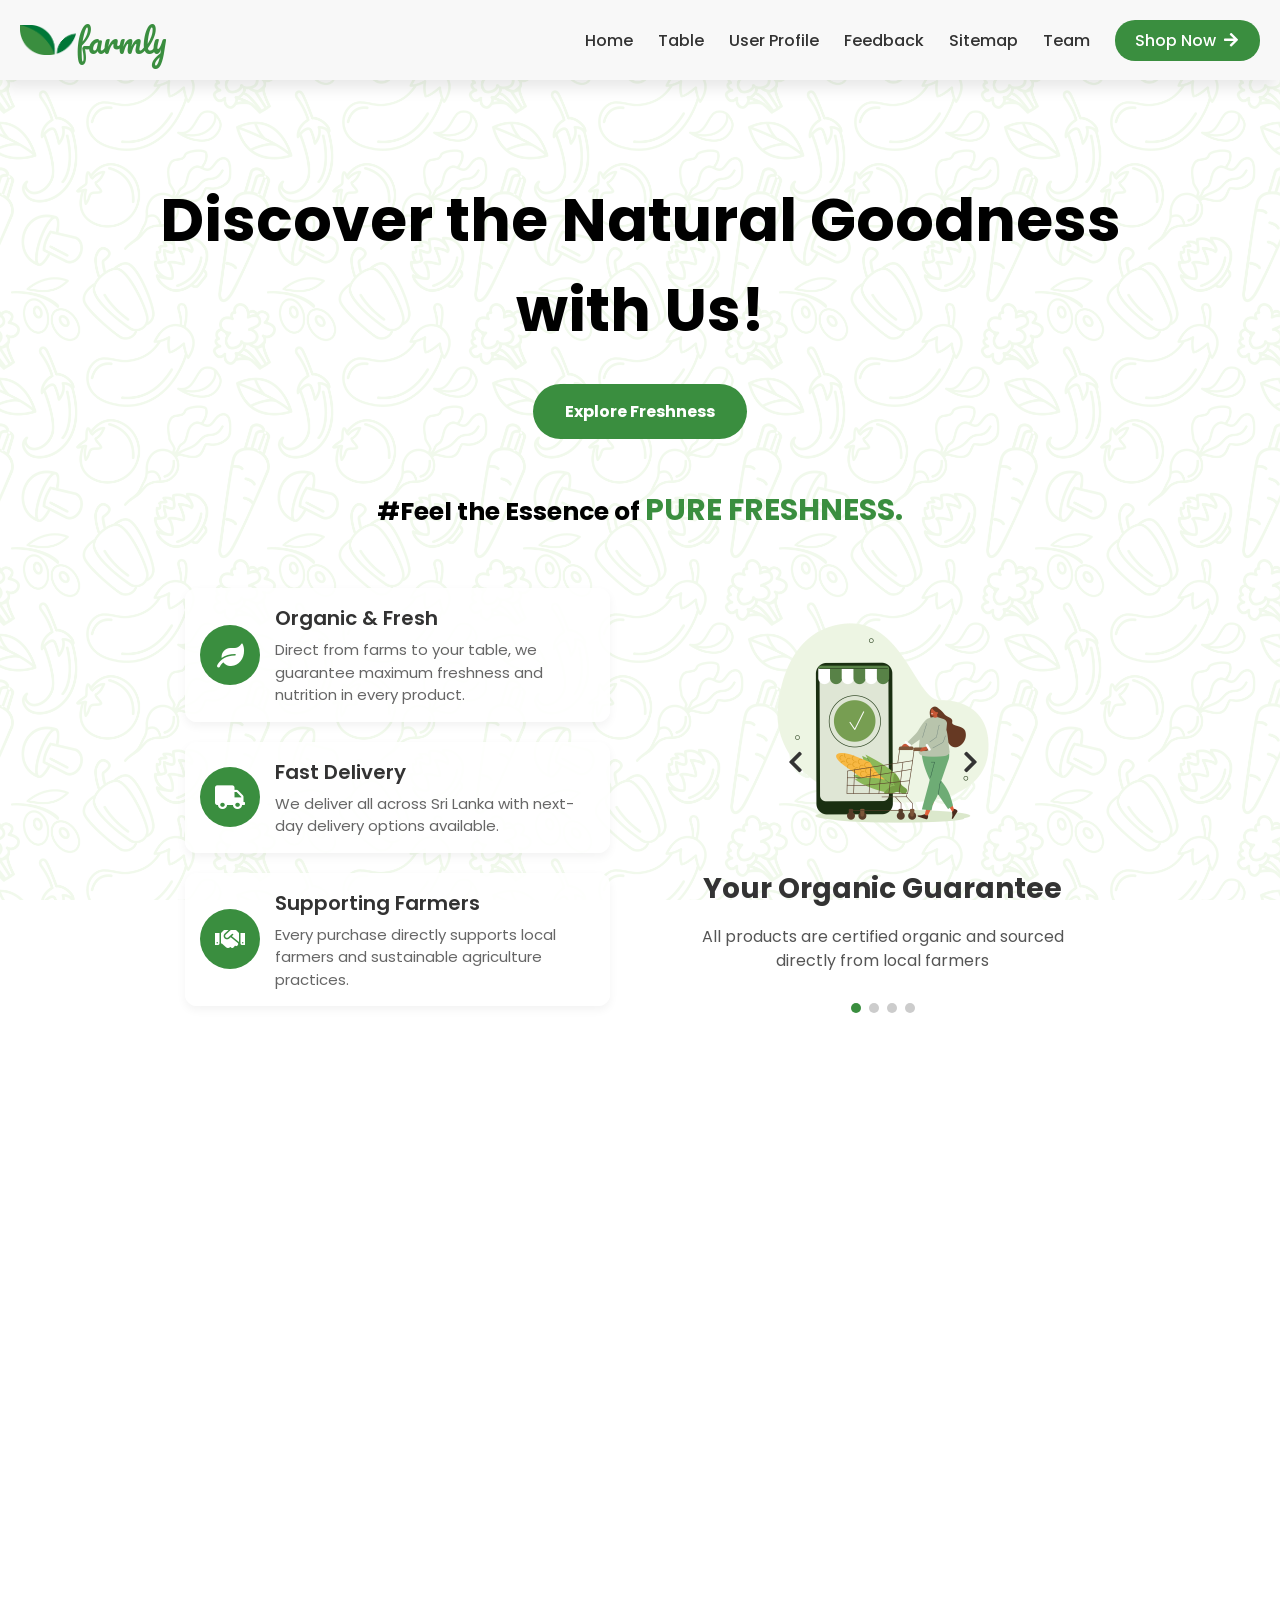
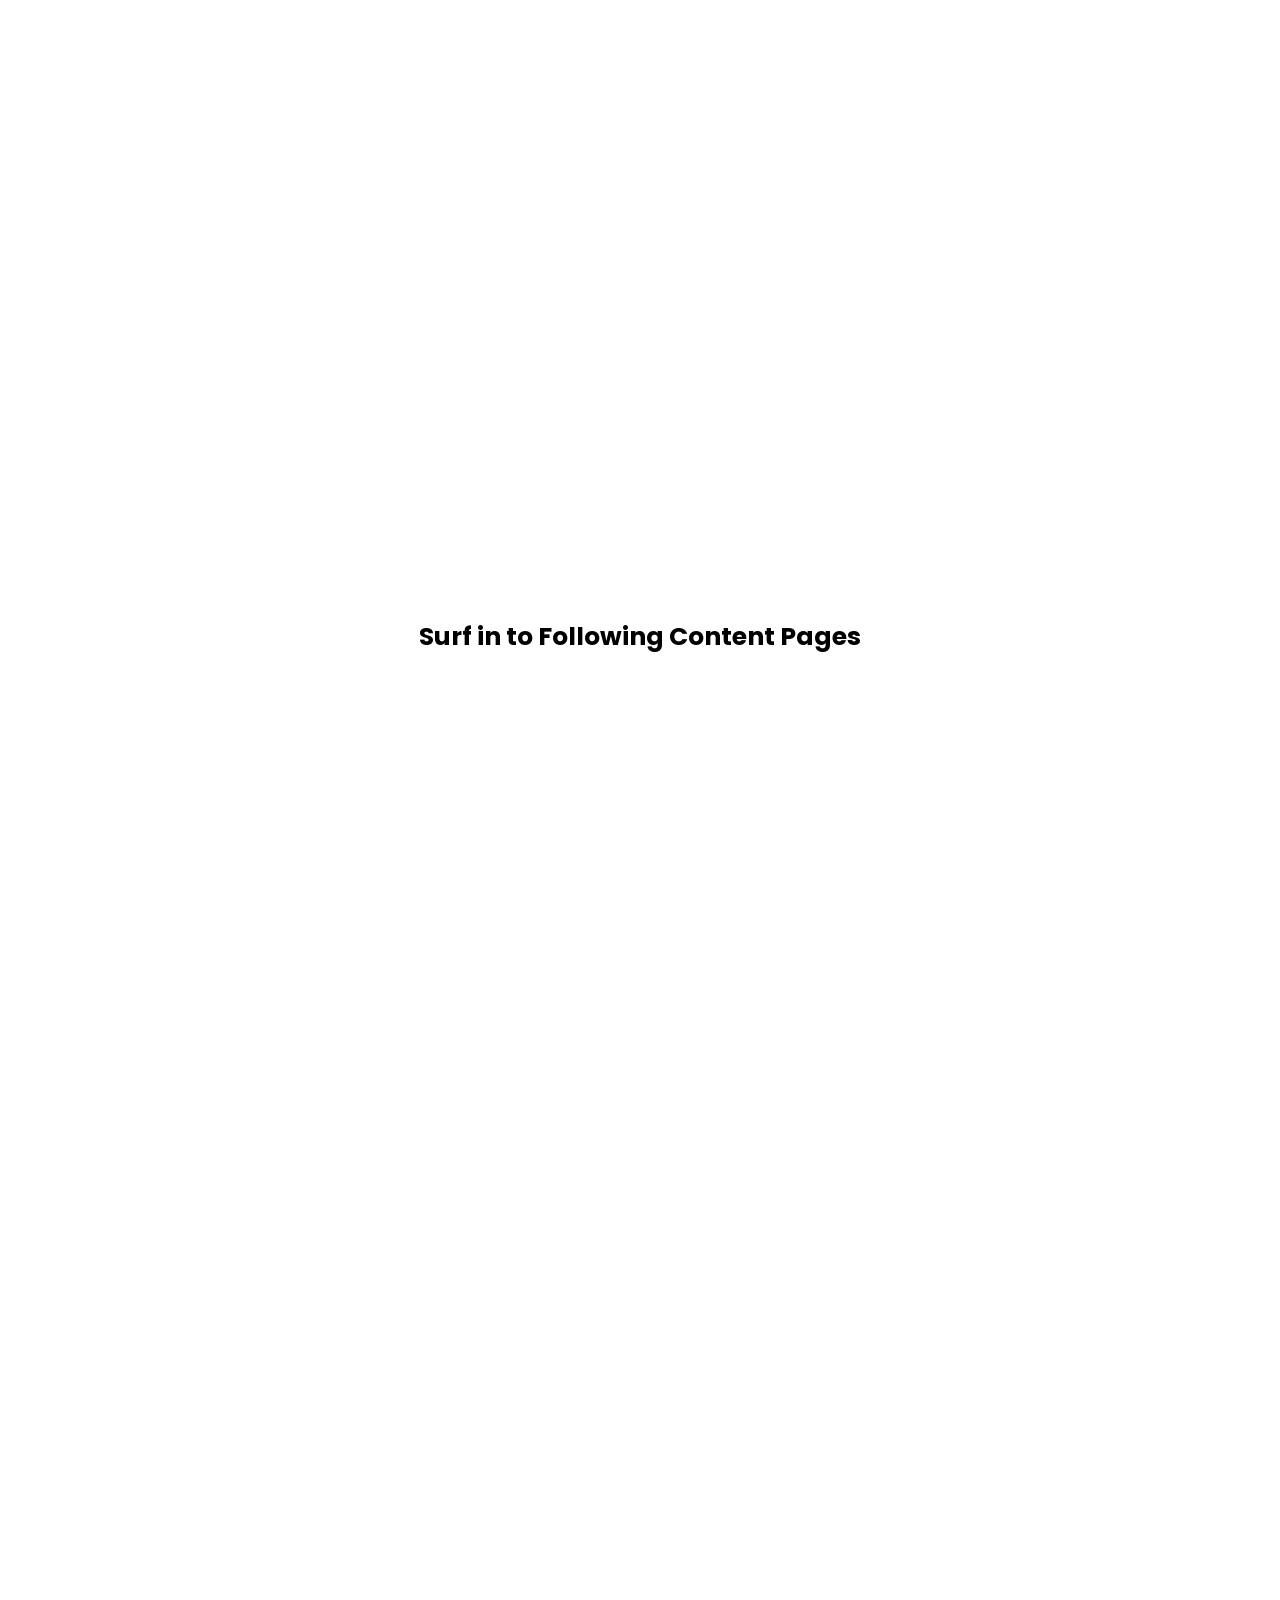
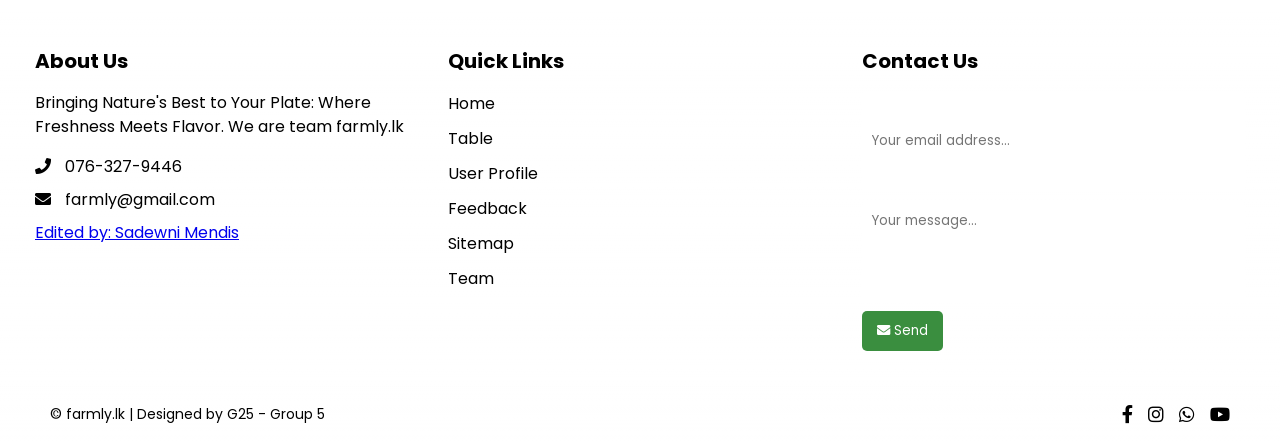
<file: index.html>
<!DOCTYPE html>
<html lang="en">
<head>
    <meta charset="UTF-8">
    <meta name="viewport" content="width=device-width, initial-scale=1.0">
    <title>farmly</title>
    <link rel="icon" type="image" href="Images/Farmly Logo Main.png"> 
    <link rel="stylesheet" href="CSS/HomePage.css">
    <link rel="stylesheet" href="https://cdnjs.cloudflare.com/ajax/libs/font-awesome/5.15.4/css/all.min.css">
    <link href="https://fonts.googleapis.com/css2?family=Poppins:wght@400;500;600&display=swap" rel="stylesheet">
</head>
<body>
    <nav class="main-nav">
        <div class="nav-container">
            <div class="nav-content">
                <a href="index.html" class="logo-link">
                    <img src="Images/Farmly Logo Main.png" alt="Logo" class="logo-image">
                    <span class="brand-first">farmly</span>
                </a>
                
                <div class="desktop-nav">
                    <a href="index.html" class="nav-item">Home</a>
                    <a href="HTML/Table.html" class="nav-item">Table</a>
                    <a href="HTML/profile.html" class="nav-item">User Profile</a>
                    <a href="HTML/Feedback.html" class="nav-item">Feedback</a>
                    <a href="HTML/Sitemap.html" class="nav-item">Sitemap</a>
                    <a href="HTML/Team.html" class="nav-item">Team</a>
                    
                    <a href="HTML/Store.html" class="shop-button">
                        <span>Shop Now</span>
                        <i class="fas fa-arrow-right"></i>
                    </a>
                </div>
                
                <button 
                    class="menu-button"
                    onclick="toggleMobileMenu()"
                    aria-label="Toggle navigation menu"
                >
                    <i id="menuIcon" class="fas fa-bars"></i>
                </button>
            </div>

            <div id="mobileMenu" class="mobile-menu">
                <div class="mobile-menu-items">
                    <a href="index.html" class="nav-item">Home</a>
                    <a href="HTML/Table.html" class="nav-item">Table</a>
                    <a href="HTML/profile.html" class="nav-item">User Profile</a>
                    <a href="HTML/Feedback.html" class="nav-item">Feedback</a>
                    <a href="HTML/Sitemap.html" class="nav-item">Sitemap</a>
                    <a href="HTML/Team.html" class="nav-item">Team</a>
                    <div class="mobile-buttons">
                        <a href="HTML/Store.html" class="shop-button">
                            <span>Shop Now</span>
                            <i class="fas fa-arrow-right"></i>
                        </a>
                    </div>
                </div>
            </div>
        </div>
    </nav>
    <div class="main-content">
    <div class="Section-1">
    <div id="hero" class="Mtext"><b>Discover the Natural Goodness with Us!</b></div>
    
    <div class="Mbutton">
        <a href="HTML/Store.html" class="button"><b>Explore Freshness</b></a>
        <div class="Stext1"><b>#Feel the Essence of <span class="highlight-green">PURE FRESHNESS.</span></b></div>

    </div>
    
    <div class="hero-section">
        <div class="leftSide">            
            <div class="feature-box">
              <div class="feature-icon">
                <i class="fas fa-leaf"></i>
              </div>
              <div class="feature-text">
                <h3>Organic & Fresh</h3>
                <p>Direct from farms to your table, we guarantee maximum freshness and nutrition in every product.</p>
              </div>
            </div>
            
            <div class="feature-box">
              <div class="feature-icon">
                <i class="fas fa-truck"></i>
              </div>
              <div class="feature-text">
                <h3>Fast Delivery</h3>
                <p>We deliver all across Sri Lanka with next-day delivery options available.</p>
              </div>
            </div>
            
            <div class="feature-box">
              <div class="feature-icon">
                <i class="fas fa-handshake"></i>
              </div>
              <div class="feature-text">
                <h3>Supporting Farmers</h3>
                <p>Every purchase directly supports local farmers and sustainable agriculture practices.</p>
              </div>
            </div>
          </div>
        <div class="rightSide">
            <button class="navigation-arrow prev" onclick="previousSlide()"><i class="fas fa-chevron-left"></i></button>
            <button class="navigation-arrow next" onclick="nextSlide()"><i class="fas fa-chevron-right"></i></button>

            <div id="slide1" class="content-slide active">
                <div class="image-container">
                    <img src="Images/IMG - 1.png" alt="Security illustration">
                </div>
                <h2>Your Organic Guarantee</h2>
                <p>All products are certified organic and sourced directly from local farmers</p>
            </div>

            <div id="slide2" class="content-slide">
                <div class="image-container">
                    <img src="Images/IMG - 2.png" alt="Communication illustration">
                </div>
                <h2>Farm Fresh Delivery</h2>
                <p>We deliver fresh produce to your doorstep within 24 hours of harvest</p>
            </div>

            <div id="slide3" class="content-slide">
                <div class="image-container">
                    <img src="Images/IMG - 3.png" alt="Collaboration illustration">
                </div>
                <h2>Support Local Farmers</h2>
                <p>Every purchase supports sustainable farming practices and local Sri Lankan communities</p>
            </div>

            <div id="slide4" class="content-slide">
                <div class="image-container">
                    <img src="Images/IMG - 4.png" alt="Recording illustration">
                </div>
                <h2>Quality You Can Trust</h2>
                <p>We guarantee the freshness and quality of all our organic products</p>
            </div>

            <div class="indicators">
                <div class="indicator active" onclick="goToSlide(0)"></div>
                <div class="indicator" onclick="goToSlide(1)"></div>
                <div class="indicator" onclick="goToSlide(2)"></div>
                <div class="indicator" onclick="goToSlide(3)"></div>
            </div>
        </div>
    </div>
    </div>
    <div id="about" class="para">
        <div class="about-content">
            <span class="green-comma left-comma">,,</span>
            <div class="about-text">
                Welcome to farmly.lk, your gateway to the verdant wonders of Sri Lanka's organic bounty. 
                Immerse yourself in a symphony of flavors and aromas sourced directly from our island's fertile soils. 
                From the misty heights of our tea plantations to the sun-drenched fields of our spice gardens, 
                each product at farmly.lk is a testament to our dedication to sustainability and purity. 
                Discover the essence of Sri Lanka's harvest in every handpicked fruit, fragrant spice, and 
                wholesome grain. Join us in embracing a healthier lifestyle while supporting local farmers 
                and preserving our precious ecosystems. Indulge in the essence of nature's goodness with 
                farmly.lk, where every bite tells a story of freshness, quality, and sustainability. 
                Let your journey to wellness start here.
    
                Cultivate a healthier lifestyle with farmly.lk. From farm to table, we're committed to 
                providing you with the finest organic produce sourced sustainably from Sri Lanka's fertile 
                lands. Join us in supporting local farmers and preserving our environment. Shop with confidence. 
                Shop with farmly.lk.
            </div>
            <span class="green-comma right-comma">,,</span>
        </div>
    </div>
    
<div class="minimal-testimonial-section">
    <h2 class="testimonial-title">Testimonials</h2>
    <p class="testimonial-subtitle">Let's hear what our customers have to say</p>
    
    <div class="testimonial-slider-container">
        <div class="testimonial-slider">
            <div class="testimonial-slide active">
                <p class="testimonial-quote">"The organic vegetables from farmly.lk have transformed our family meals. The freshness is unmatched, and knowing they're grown without harmful chemicals gives me peace of mind."</p>
                <p class="testimonial-author">Samantha Perera, Colombo</p>
            </div>
            
            <div class="testimonial-slide">
                <p class="testimonial-quote">"I've been ordering Sri Lankan spices from farmly.lk for my restaurant, and the quality is exceptional. My customers can taste the difference in every dish. Highly recommend!"</p>
                <p class="testimonial-author">Ravi Mendis, Kandy</p>
            </div>
            
            <div class="testimonial-slide">
                <p class="testimonial-quote">"As someone who cares deeply about sustainability, I appreciate farmly.lk's commitment to eco-friendly packaging and supporting local farmers. Their organic fruits are the freshest I've ever tasted!"</p>
                <p class="testimonial-author">Niroshi Fernando, Galle</p>
            </div>
        </div>
        
        <div class="testimonial-avatars">
            <div class="avatar-container active" onclick="showTestimonial(0)">
                <img src="Images/Person 01.jpeg" alt="Customer" onerror="this.src='https://via.placeholder.com/60'">
            </div>
            <div class="avatar-container" onclick="showTestimonial(1)">
                <img src="Images/Person 02.jpeg" alt="Customer" onerror="this.src='https://via.placeholder.com/60'">
            </div>
            <div class="avatar-container" onclick="showTestimonial(2)">
                <img src="Images/Person 03.jpeg" alt="Customer" onerror="this.src='https://via.placeholder.com/60'">
            </div>
        </div>
    </div>
</div>

    <div class="Stext2"><b>Surf in to Following Content Pages</b></div>
    
    <div id="gallery" class="template"> 
        <div class="wrapper">
            <div class="card">
                <img src="Images/Card - 1 - IMG.png" alt="Benefits">
                <div class="info">
                    <h1>Benefits</h1>
                    <p>Discover the numerous health benefits of embracing organic foods.</p>
                    <a href="HTML/ContentPageSanupa.html" class="butn">Read More</a>
                </div>
            </div>
        </div> 
        
        <div class="wrapper">
            <div class="card">
                <img src="Images/Card - 2 - IMG.png" alt="Labels">
                <div class="info">
                    <h1>Labels</h1>
                    <p>Explore the meaning behind organic labels and certifications.</p>
                    <a href="HTML/ContentPageSadewni.html" class="butn">Read More</a>
                </div>
            </div>
        </div>

        <div class="wrapper">
            <div class="card">
                <img src="Images/Card - 3 - IMG.png" alt="Lifestyle">
                <div class="info">
                    <h1>LifeStyle</h1>
                    <p>Embrace a holistic organic lifestyle, integrating nutritious foods.</p>
                    <a href="HTML/ContentPageDinura.html" class="butn">Read More</a>
                </div>
            </div>
        </div>

        <div class="wrapper">
            <div class="card">
                <img src="Images/Card - 4 - IMG.png" alt="Practices">
                <div class="info">
                    <h1>Practices</h1>
                    <p>Stay updated on the latest trends in organic farming practices.</p>
                    <a href="HTML/content_ST3.html" class="butn">Read More</a>
                </div>
            </div>
        </div>
    </div>
    </div>
    <footer>
        <div class="footer-content">
            <div class="footer-section about">
                <h3>About Us</h3>
                <p>Bringing Nature's Best to Your Plate: Where Freshness Meets Flavor. We are team farmly.lk</p>
                <div class="contact">
                    <span><i class="fas fa-phone"></i> 076-327-9446</span>
                    <span><i class="fas fa-envelope"></i> farmly@gmail.com</span>
                    
                     <a href="HTML/EditorsPageSadewni.html" class="edited-by-btn">
                        <span>Edited by: Sadewni Mendis </span>
                    </a>
                </div>
                
            </div>
            <div class="footer-section links">
                <h3>Quick Links</h3>
                <ul>
                    <li><a href="index.html">Home</a></li>
                        <li><a href="HTML/Table.html">Table</a></li>
                        <li><a href="HTML/user profile.html">User Profile</a></li>
                        <li><a href="HTML/Feedback.html">Feedback</a></li>
                        <li><a href="HTML/Sitemap.html">Sitemap</a></li>
                        <li><a href="HTML/Team.html">Team</a></li>
                </ul>
            </div>
            <div class="footer-section contact-form">
                <h3>Contact Us</h3>
                <form action="#">
                    <input type="email" name="email" class="text-input contact-input" placeholder="Your email address...">
                    <textarea name="message" class="text-input contact-input" placeholder="Your message..."></textarea>
                    <button type="submit" class="btn btn-big contact-btn">
                        <i class="fas fa-envelope"></i>
                        Send
                    </button>
                </form>
            </div>
        </div>
        <div class="footer-bottom">
            &copy; farmly.lk | Designed by G25 - Group 5
            <div class="social-icons">
                <a href="#"><i class="fab fa-facebook-f"></i></a>
                <a href="#"><i class="fab fa-instagram"></i></a>
                <a href="#"><i class="fab fa-whatsapp"></i></a>
                <a href="#"><i class="fab fa-youtube"></i></a>
            </div>
        </div>
    </footer>

    <script>

let currentTestimonialIndex = 0;
const testimonialSlides = document.querySelectorAll(".testimonial-slide");
const avatarContainers = document.querySelectorAll(".avatar-container");

function showTestimonial(index) {
    // Update current index
    currentTestimonialIndex = index;
    
    // Hide all testimonials
    testimonialSlides.forEach(slide => {
        slide.classList.remove("active");
    });
    
    // Show selected testimonial
    testimonialSlides[index].classList.add("active");
    
    // Update avatar selection
    avatarContainers.forEach(avatar => {
        avatar.classList.remove("active");
    });
    
    avatarContainers[index].classList.add("active");
}

// Auto rotate testimonials
function rotateTestimonials() {
    let nextIndex = (currentTestimonialIndex + 1) % testimonialSlides.length;
    showTestimonial(nextIndex);
}

// Set interval for auto rotation (8 seconds)
const testimonialInterval = setInterval(rotateTestimonials, 10000);

// // Pause rotation when hovering over testimonial section
// const testimonialSection = document.querySelector(".minimal-testimonial-section");
// if (testimonialSection) {
//     testimonialSection.addEventListener("mouseenter", () => {
//         clearInterval(testimonialInterval);
//     });
    
//     testimonialSection.addEventListener("mouseleave", () => {
//         clearInterval(testimonialInterval);
//         testimonialInterval = setInterval(rotateTestimonials, 8000);
//     });
// }

// Initialize on page load
document.addEventListener("DOMContentLoaded", function() {
    showTestimonial(0);
});

        let currentSlideIndex = 0;
        const slides = document.querySelectorAll(".content-slide");
        const indicators = document.querySelectorAll(".indicator");
        
        function updateSlide(index) {
            // Hide all slides
            slides.forEach(slide => slide.classList.remove("active"));
            // Show the current slide
            slides[index].classList.add("active");
            
            // Update indicators
            indicators.forEach(indicator => indicator.classList.remove("active"));
            indicators[index].classList.add("active");
        }
        
        function previousSlide() {
            currentSlideIndex = (currentSlideIndex - 1 + slides.length) % slides.length;
            updateSlide(currentSlideIndex);
        }
        
        function nextSlide() {
            currentSlideIndex = (currentSlideIndex + 1) % slides.length;
            updateSlide(currentSlideIndex);
        }
        
        function goToSlide(index) {
            currentSlideIndex = index;
            updateSlide(currentSlideIndex);
        }
        
        // Auto-advance slides
        setInterval(function() {
            nextSlide();
        }, 5000);

        // Navbar functions
        let isScrolled = false;
        let isMenuOpen = false;

        // Function to handle scroll
        function handleScroll() {
            isScrolled = window.scrollY > 20;
            updateNavbarStyle();
        }

        // Function to update navbar style based on scroll position
        function updateNavbarStyle() {
            const navbar = document.querySelector('.main-nav');
            if (isScrolled) {
                navbar.classList.add('scrolled');
            } else {
                navbar.classList.remove('scrolled');
            }
        }

        // Function to toggle mobile menu
        function toggleMobileMenu() {
            isMenuOpen = !isMenuOpen;
            const mobileMenu = document.getElementById('mobileMenu');
            const menuIcon = document.getElementById('menuIcon');
            
            if (isMenuOpen) {
                mobileMenu.classList.add('open');
                menuIcon.classList.remove('fa-bars');
                menuIcon.classList.add('fa-times');
            } else {
                mobileMenu.classList.remove('open');
                menuIcon.classList.add('fa-bars');
                menuIcon.classList.remove('fa-times');
            }
        }

        // Add event listeners
        window.addEventListener('scroll', handleScroll);
        
        // Initialize navbar style on page load
        handleScroll();
    </script>
</body>
</html>
</file>
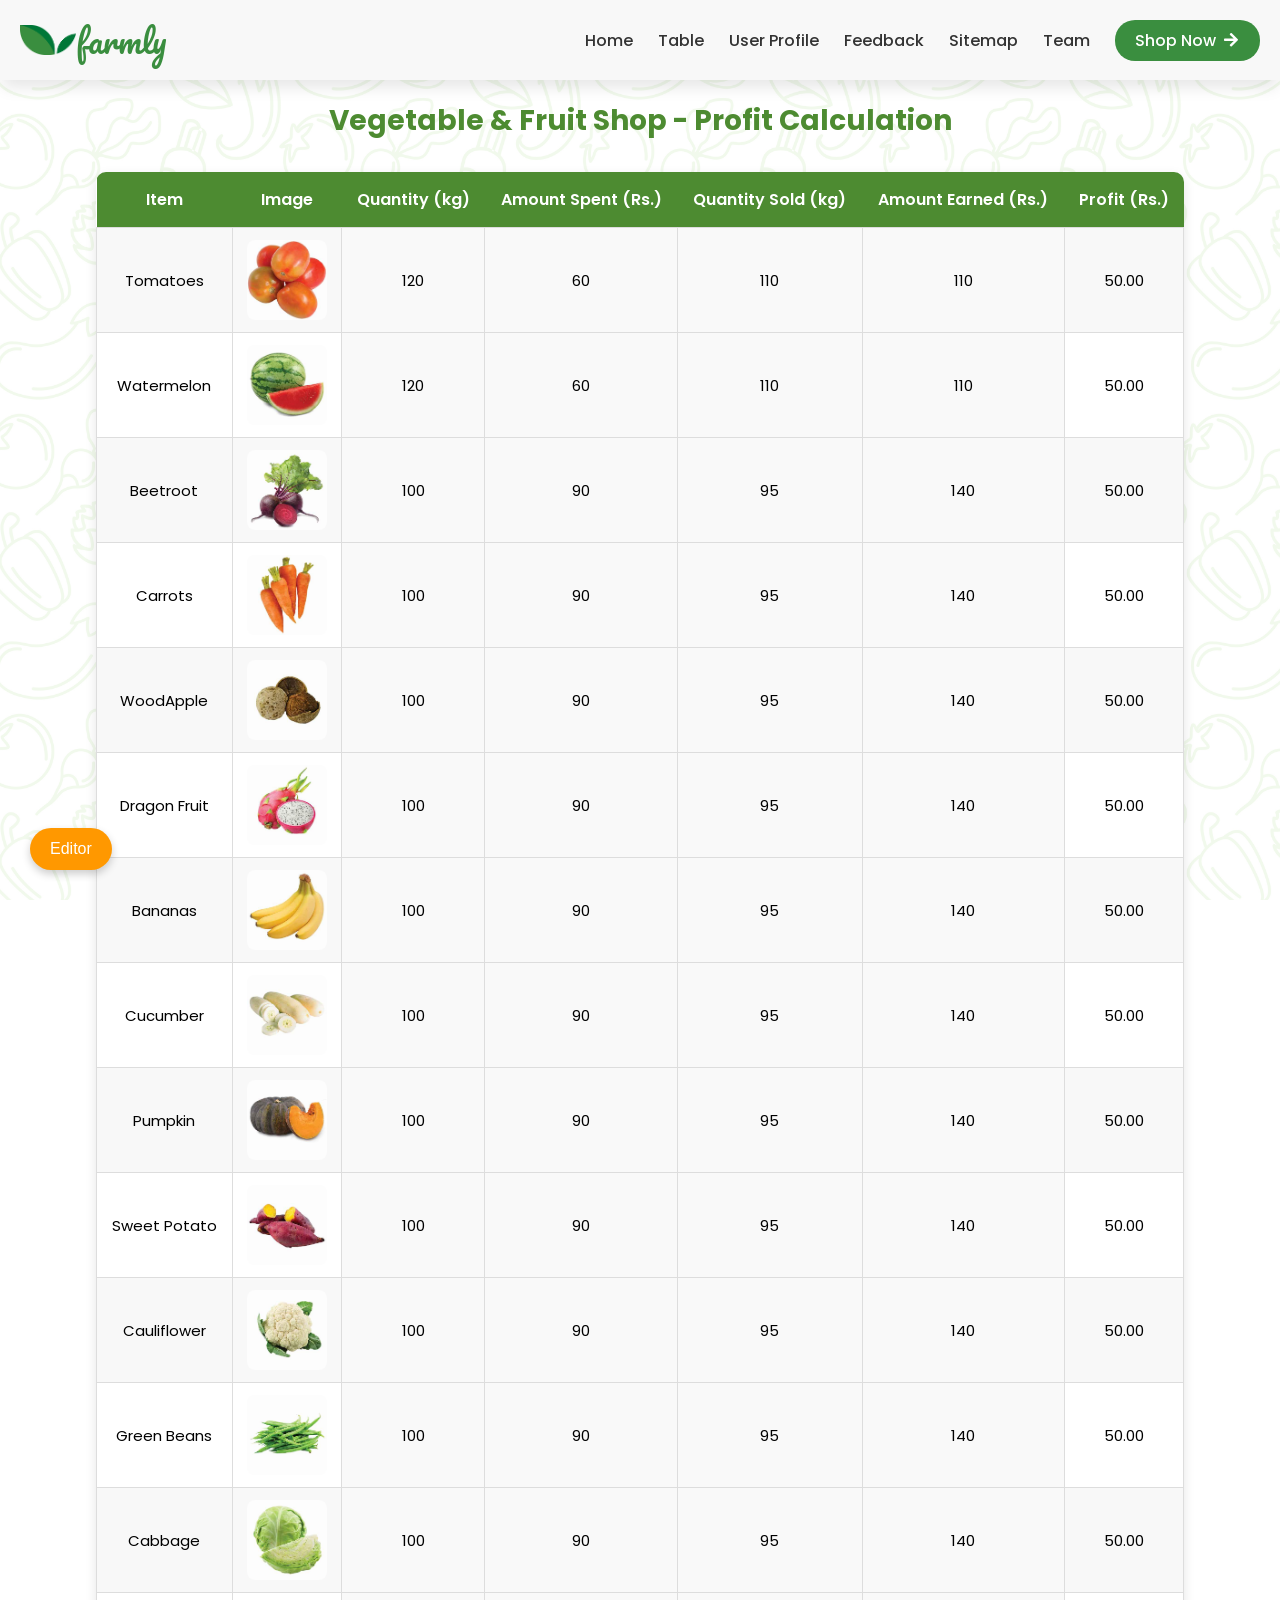
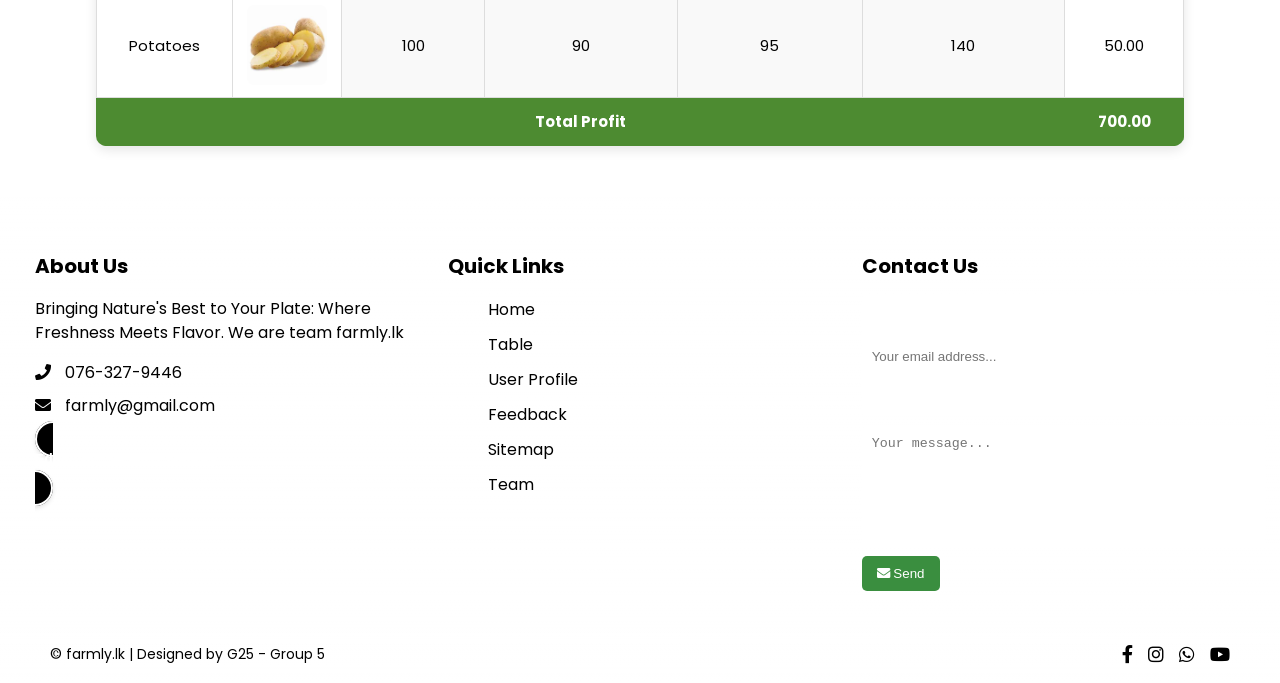
<file: HTML/Table.html>
<!DOCTYPE html>
<html lang="en">
<head>
    <meta charset="UTF-8">
    <meta name="viewport" content="width=device-width, initial-scale=1.0">
    <link rel="stylesheet" href="https://cdnjs.cloudflare.com/ajax/libs/font-awesome/5.14.0/css/all.min.css">
    <link rel="stylesheet" href="../CSS/Table.css">
    <link rel="stylesheet" href="../CSS/Template.css">
    <title>farmly.lk</title>
    <link rel="icon" type="image" href="../Images/Icon.png"> 
</head>
<body>
    <nav class="main-nav">
        <div class="nav-container">
            <div class="nav-content">
                <!-- Logo -->
                <a href="index.html" class="logo-link">
                    <img src="../Images/Farmly Logo Main.png" alt="Logo" class="logo-image">
                    <span class="brand-first">farmly</span>
                </a>
                
                <!-- Desktop Navigation -->
                <div class="desktop-nav">
                    <a href="HomePage.html" class="nav-item">Home</a>
                    <a href="Table.html" class="nav-item">Table</a>
                    <a href="profile.html" class="nav-item">User Profile</a>
                    <a href="Feedback.html" class="nav-item">Feedback</a>
                    <a href="Sitemap.html" class="nav-item">Sitemap</a>
                    <a href="Team.html" class="nav-item">Team</a>
                    
                    <a href="Store.html" class="shop-button">
                        <span>Shop Now</span>
                        <i class="fas fa-arrow-right"></i>
                    </a>
                </div>
                
                <!-- Mobile Hamburger Button -->
                <button 
                    class="menu-button"
                    onclick="toggleMobileMenu()"
                    aria-label="Toggle navigation menu"
                >
                    <i id="menuIcon" class="fas fa-bars"></i>
                </button>
            </div>

            <!-- Mobile Menu -->
            <div id="mobileMenu" class="mobile-menu">
                <div class="mobile-menu-items">
                    <a href="HomePage.html" class="nav-item">Home</a>
                    <a href="Table.html" class="nav-item">Table</a>
                    <a href="profile.html" class="nav-item">User Profile</a>
                    <a href="Feedback.html" class="nav-item">Feedback</a>
                    <a href="Sitemap.html" class="nav-item">Sitemap</a>
                    <a href="Team.html" class="nav-item">Team</a>
                    <div class="mobile-buttons">
                        <a href="Store.html" class="shop-button">
                            <span>Shop Now</span>
                            <i class="fas fa-arrow-right"></i>
                        </a>
                    </div>
                </div>
            </div>
        </div>
    </nav>
    
    <h2>Vegetable & Fruit Shop - Profit Calculation</h2>
    
    <table id="profitTable">
        <tr>
            <th>Item</th>
            <th>Image</th>
            <th>Quantity (kg)</th>
            <th>Amount Spent (Rs.)</th>
            <th>Quantity Sold (kg)</th>
            <th>Amount Earned (Rs.)</th>
            <th>Profit (Rs.)</th>
        </tr>
        <tr>
            <td>Tomatoes</td>
            <td><img src="../Images/Tomatos.jpg" alt="Tomatoes"></td>
            <td contenteditable="true" class="quantity">120</td>
            <td contenteditable="true" class="spent">60</td>
            <td contenteditable="true" class="sold">110</td>
            <td contenteditable="true" class="earned">110</td>
            <td class="profit">50</td>
        </tr>
        <tr>
            <td>Watermelon</td>
            <td><img src="../Images/melon.jpg" alt="Tomatoes"></td>
            <td contenteditable="true" class="quantity">120</td>
            <td contenteditable="true" class="spent">60</td>
            <td contenteditable="true" class="sold">110</td>
            <td contenteditable="true" class="earned">110</td>
            <td class="profit">50</td>
        </tr>
        <tr>
            <td>Beetroot</td>
            <td><img src="../Images/Beetroot.jpg" alt="Apples"></td>
            <td contenteditable="true" class="quantity">100</td>
            <td contenteditable="true" class="spent">90</td>
            <td contenteditable="true" class="sold">95</td>
            <td contenteditable="true" class="earned">140</td>
            <td class="profit">50</td>
        </tr>

        <tr>
            <td>Carrots</td>
            <td><img src="../Images/Carrot.jpg" alt="Carrots"></td>
            <td contenteditable="true" class="quantity">100</td>
            <td contenteditable="true" class="spent">90</td>
            <td contenteditable="true" class="sold">95</td>
            <td contenteditable="true" class="earned">140</td>
            <td class="profit">50</td>
        </tr>

        <tr>
            <td>WoodApple</td>
            <td><img src="../Images/woodapple.jpg" alt="Carrots"></td>
            <td contenteditable="true" class="quantity">100</td>
            <td contenteditable="true" class="spent">90</td>
            <td contenteditable="true" class="sold">95</td>
            <td contenteditable="true" class="earned">140</td>
            <td class="profit">50</td>
        </tr>


        <tr>
            <td>Dragon Fruit</td>
            <td><img src="../Images/dragonfruit.jpg" alt="Oranges"></td>
            <td contenteditable="true" class="quantity">100</td>
            <td contenteditable="true" class="spent">90</td>
            <td contenteditable="true" class="sold">95</td>
            <td contenteditable="true" class="earned">140</td>
            <td class="profit">50</td>
        </tr>

        <tr>
            <td>Bananas</td>
            <td><img src="../Images/banana.jpg" alt="Bananas"></td>
            <td contenteditable="true" class="quantity">100</td>
            <td contenteditable="true" class="spent">90</td>
            <td contenteditable="true" class="sold">95</td>
            <td contenteditable="true" class="earned">140</td>
            <td class="profit">50</td>
        </tr>

        <tr>
            <td>Cucumber</td>
            <td><img src="../Images/Cucumber.jpg" alt="Cucumber"></td>
            <td contenteditable="true" class="quantity">100</td>
            <td contenteditable="true" class="spent">90</td>
            <td contenteditable="true" class="sold">95</td>
            <td contenteditable="true" class="earned">140</td>
            <td class="profit">50</td>
        </tr>

        <tr>
            <td>Pumpkin</td>
            <td><img src="../Images/Pumpkin.jpg" alt="Pumpkin"></td>
            <td contenteditable="true" class="quantity">100</td>
            <td contenteditable="true" class="spent">90</td>
            <td contenteditable="true" class="sold">95</td>
            <td contenteditable="true" class="earned">140</td>
            <td class="profit">50</td>
        </tr>

        <tr>
            <td>Sweet Potato</td>
            <td><img src="../Images/SweetPotato.jpg" alt="Sweet Potato"></td>
            <td contenteditable="true" class="quantity">100</td>
            <td contenteditable="true" class="spent">90</td>
            <td contenteditable="true" class="sold">95</td>
            <td contenteditable="true" class="earned">140</td>
            <td class="profit">50</td>
        </tr>

        <tr>
            <td>Cauliflower</td>
            <td><img src="../Images/Cauliflower.jpg" alt="Cauliflower"></td>
            <td contenteditable="true" class="quantity">100</td>
            <td contenteditable="true" class="spent">90</td>
            <td contenteditable="true" class="sold">95</td>
            <td contenteditable="true" class="earned">140</td>
            <td class="profit">50</td>
        </tr>

        <tr>
            <td>Green Beans</td>
            <td><img src="../Images/GreenBeans.jpg" alt="Green Beans"></td>
            <td contenteditable="true" class="quantity">100</td>
            <td contenteditable="true" class="spent">90</td>
            <td contenteditable="true" class="sold">95</td>
            <td contenteditable="true" class="earned">140</td>
            <td class="profit">50</td>
        </tr>

        <tr>
            <td>Cabbage</td>
            <td><img src="../Images/Cabbage.jpg" alt="Cabbage"></td>
            <td contenteditable="true" class="quantity">100</td>
            <td contenteditable="true" class="spent">90</td>
            <td contenteditable="true" class="sold">95</td>
            <td contenteditable="true" class="earned">140</td>
            <td class="profit">50</td>
        </tr>

        <tr>
            <td>Potatoes</td>
            <td><img src="../Images/Potatos.jpg" alt="Potatoes"></td>
            <td contenteditable="true" class="quantity">100</td>
            <td contenteditable="true" class="spent">90</td>
            <td contenteditable="true" class="sold">95</td>
            <td contenteditable="true" class="earned">140</td>
            <td class="profit">50</td>
        </tr>

        <tr class="total-profit">
            <td colspan="6">Total Profit</td>
            <td id="totalProfit">600</td>
        </tr>
    </table>
    
    <button onclick="scrollToTop()" class="scroll-to-top" id="scrollTopBtn">⬆</button>
    <button onclick="goToEditor()" class="editor-button">Editor</button>
    
    <footer id="contact">
        <div class="footer-content">
            <div class="footer-section about">
                <h3>About Us</h3>
                <p>Bringing Nature's Best to Your Plate: Where Freshness Meets Flavor. We are team farmly.lk</p>
                <div class="contact">
                    <span><i class="fas fa-phone"></i> 076-327-9446</span>
                    <span><i class="fas fa-envelope"></i> farmly@gmail.com</span>
                    <a href="../HTML/EditorsPageSadewni.html" class="edited-by-btn">
                        <span>Edited by: Sadewni Mendis </span>
                    </a>
                </div>
            </div>
            <div class="footer-section links">
                <h3>Quick Links</h3>
                <ul>
                    <li><a href="index.html">Home</a></li>
                        <li><a href="Table.html">Table</a></li>
                        <li><a href="user profile.html">User Profile</a></li>
                        <li><a href="Feedback.html">Feedback</a></li>
                        <li><a href="Sitemap.html">Sitemap</a></li>
                        <li><a href="Team.html">Team</a></li>
                </ul>
            </div>
            <div class="footer-section contact-form">
                <h3>Contact Us</h3>
                <form action="#">
                    <input type="email" name="email" class="text-input contact-input" placeholder="Your email address...">
                    <textarea name="message" class="text-input contact-input" placeholder="Your message..."></textarea>
                    <button type="submit" class="btn btn-big contact-btn">
                        <i class="fas fa-envelope"></i>
                        Send
                    </button>
                </form>
            </div>
        </div>
        <div class="footer-bottom">
            &copy; farmly.lk | Designed by G25 - Group 5
            <div class="social-icons">
                <a href="#"><i class="fab fa-facebook-f"></i></a>
                <a href="#"><i class="fab fa-instagram"></i></a>
                <a href="#"><i class="fab fa-whatsapp"></i></a>
                <a href="#"><i class="fab fa-youtube"></i></a>
            </div>
        </div>
    </footer> 
    
    <script>
        function calculateProfit() {
            let totalProfit = 0;
            document.querySelectorAll("#profitTable tr").forEach((row, index) => {
                if (index === 0 || index === document.querySelectorAll("#profitTable tr").length - 1) return;
                let spent = parseFloat(row.querySelector(".spent").textContent) || 0;
                let earned = parseFloat(row.querySelector(".earned").textContent) || 0;
                let profitCell = row.querySelector(".profit");
                let profit = earned - spent;
                profitCell.textContent = profit.toFixed(2);
                totalProfit += profit;
            });
            document.getElementById("totalProfit").textContent = totalProfit.toFixed(2);
        }
        
        document.querySelectorAll("td[contenteditable=true]").forEach(cell => {
            cell.addEventListener("input", calculateProfit);
            cell.addEventListener("keypress", function(event) {
                // Allow only numbers, decimal point, and backspace
                if (!/[0-9.]/.test(event.key) && event.key !== "Backspace") {
                    event.preventDefault();
                }
                // Prevent multiple decimal points
                if (event.key === "." && this.textContent.includes(".")) {
                    event.preventDefault();
                }
            });
        });
        
        window.onscroll = function() {
            var scrollButton = document.getElementById("scrollTopBtn");
            if (document.body.scrollTop > 20 || document.documentElement.scrollTop > 20) {
                scrollButton.style.display = "block";
            } else {
                scrollButton.style.display = "none";
            }
        };
        
        function scrollToTop() {
            window.scrollTo({top: 0, behavior: 'smooth'});
        }
        
        function goToEditor() {
            window.location.href = "EditorsPageSadewni.html";
        }

        // Navbar functionality
        let isScrolled = false;
        let isMenuOpen = false;

        // Function to handle scroll
        function handleScroll() {
            isScrolled = window.scrollY > 20;
            updateNavbarStyle();
        }

        // Function to update navbar style based on scroll position
        function updateNavbarStyle() {
            const navbar = document.querySelector('.main-nav');
            if (isScrolled) {
                navbar.classList.add('scrolled');
            } else {
                navbar.classList.remove('scrolled');
            }
        }

        // Function to toggle mobile menu
        function toggleMobileMenu() {
            isMenuOpen = !isMenuOpen;
            const mobileMenu = document.getElementById('mobileMenu');
            const menuIcon = document.getElementById('menuIcon');
            
            if (isMenuOpen) {
                mobileMenu.classList.add('open');
                menuIcon.classList.remove('fa-bars');
                menuIcon.classList.add('fa-times');
            } else {
                mobileMenu.classList.remove('open');
                menuIcon.classList.add('fa-bars');
                menuIcon.classList.remove('fa-times');
            }
        }

        // Add scroll event listener
        window.addEventListener('scroll', handleScroll);

        // Initialize on page load
        document.addEventListener('DOMContentLoaded', function() {
            handleScroll();
            calculateProfit(); // Calculate profit on page load
        });
    </script>
</body>
</html>
</file>
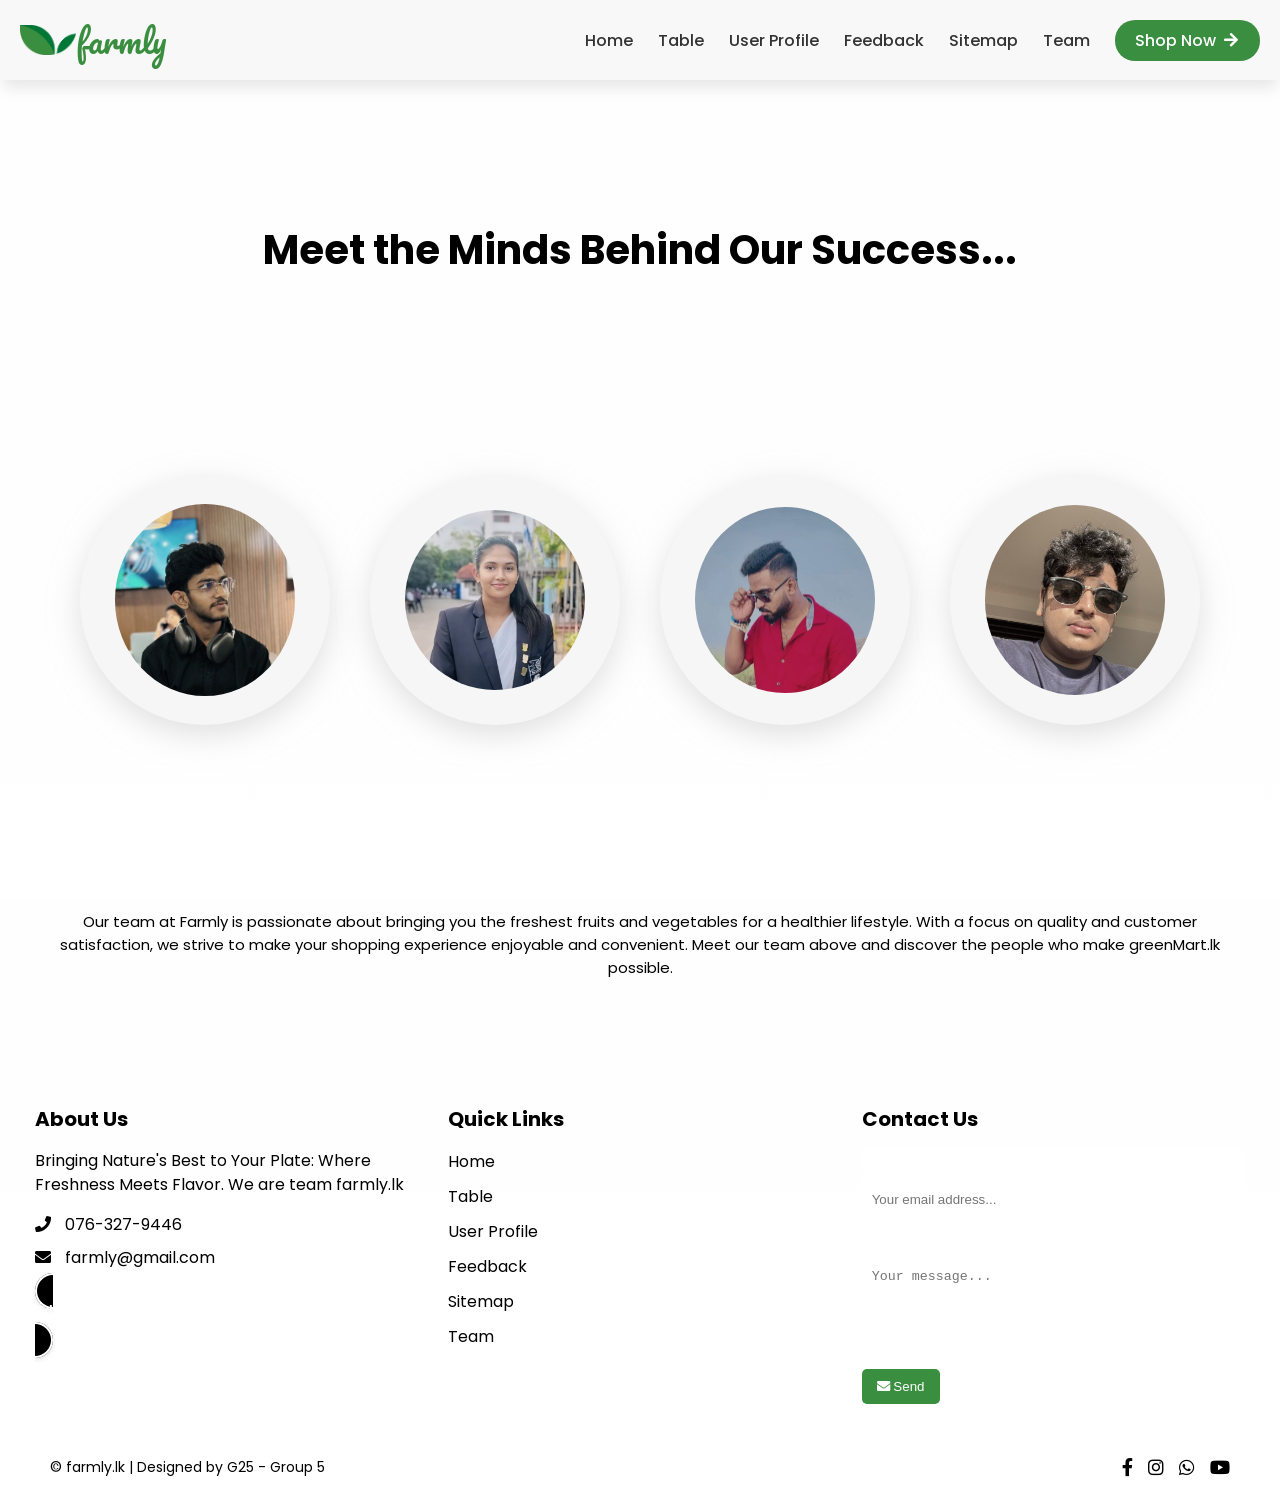
<file: HTML/Team.html>
<!DOCTYPE html>
<html lang="en">
    <head>
        <meta charset="UTF-8">
        <title>greenMart.lk</title>
        <link rel ="icon" type="image" href="../Images/Icon.png"> 
        <link rel="stylesheet" href="../CSS/Team.css">
        <link rel="stylesheet" href="../CSS/Template.css">
        <link rel="stylesheet" href="https://cdnjs.cloudflare.com/ajax/libs/font-awesome/5.15.4/css/all.min.css">
    </head>
    <body>
        <nav class="main-nav">
            <div class="nav-container">
                <div class="nav-content">
                    <!-- Logo -->
                    <a href="index.html" class="logo-link">
                        <!-- <span class="brand-first">farmly</span> -->
                        <img src="../Images/Farmly Logo Main.png" alt="Logo" class="logo-image">
                        <!-- <span class="brand-first"><b>green</b></span><span class="brand-second"><b>Mart.lk</b></span> -->
                        <span class="brand-first">farmly</span>
                    </a>
                    
                    <!-- Desktop Navigation -->
                    <div class="desktop-nav">
                        <a href="HomePage.html" class="nav-item">Home</a>
                        <a href="Table.html" class="nav-item">Table</a>
                        <a href="profile.html" class="nav-item">User Profile</a>
                        <a href="Feedback.html" class="nav-item">Feedback</a>
                        <a href="Sitemap.html" class="nav-item">Sitemap</a>
                        <a href="Team.html" class="nav-item">Team</a>
                        
                        <a href="Store.html" class="shop-button">
                            <span>Shop Now</span>
                            <i class="fas fa-arrow-right"></i>
                        </a>
                    </div>
                    
                    <!-- Mobile Hamburger Button -->
                    <button 
                        class="menu-button"
                        onclick="toggleMobileMenu()"
                        aria-label="Toggle navigation menu"
                    >
                        <i id="menuIcon" class="fas fa-bars"></i>
                    </button>
                </div>
    
                <!-- Mobile Menu -->
                <div id="mobileMenu" class="mobile-menu">
                    <div class="mobile-menu-items">
                        <a href="HomePage.html" class="nav-item">Home</a>
                        <a href="Table.html" class="nav-item">Table</a>
                        <a href="profile.html" class="nav-item">User Profile</a>
                        <a href="Feedback.html" class="nav-item">Feedback</a>
                        <a href="Sitemap.html" class="nav-item">Sitemap</a>
                        <a href="Team.html" class="nav-item">Team</a>
                        <div class="mobile-buttons">
                            <a href="Store.html" class="shop-button">
                                <span>Shop Now</span>
                                <i class="fas fa-arrow-right"></i>
                            </a>
                        </div>
                    </div>
                </div>
            </div>
        </nav>
        <h1 class="topic">Meet the Minds Behind Our Success...</h1>
        <div class="main">
            <div class="profile-card">
                <div class="img">
                    <img src="../Images/Student_1.jpg" alt="Team Member 1">
                </div>
                <div class="caption">
                   <h3>Dinura Sasmitha</h3> 
                   <h4>Role: Student 1</h4>
                   <p id="cent">Tasks: Splash Screen, Volunteer, Content page, Page Editor and Validation Page</p>                  
                </div>
            </div>

            <div class="profile-card">
                <div class="img">
                    <img src="../Images/Student_2-2.jpg" alt="Team Member 2">
                </div>
                <div class="caption">
                   <h3>Sadewni Tharumila</h3> 
                   <h4>Role: Student 2</h4>
                   <p id="cent">Tasks: Home Page, Table, Content page, Page Editor and Validation Page</p>                   
                </div>
            </div>

            <div class="profile-card">
                <div class="img">
                    <img src="../Images/Student_3.jpg" alt="Team Member 3">
                </div>
                <div class="caption">
                   <h3>Kavishka Amaranayaka</h3> 
                   <h4>Role: Student 3</h4>
                    <p id="cent">Tasks: Feedback, Team, Content page, Page Editor and Validation Page</p>
                   
                </div>
            </div>

            <div class="profile-card">
                <div class="img">
                    <img src="../Images/Student_4.jpg" alt="Team Member 4">
                </div>
                <div class="caption">
                   <h3>Sanupa</h3> 
                   <h4>Role: Student 4</h4>
                    <p id="cent">Tasks: User Profile, Sitemap, Content page, Page Editor and Validation Page</p>
                </div>
            </div>
        </div>
        <div class="description">
            <p>Our team at Farmly is passionate about bringing you the freshest fruits and vegetables for a healthier lifestyle.
             With a focus on quality and customer satisfaction, we strive to make your shopping experience enjoyable and convenient.
             Meet our team above and discover the people who make greenMart.lk possible.</p> 
        </div> 
        
        <footer id="contact">
            <div class="footer-content">
                <div class="footer-section about">
                    <h3>About Us</h3>
                    <p>Bringing Nature's Best to Your Plate: Where Freshness Meets Flavor. We are team farmly.lk</p>
                    <div class="contact">
                        <span><i class="fas fa-phone"></i> 076-327-9446</span>
                        <span><i class="fas fa-envelope"></i> farmly@gmail.com</span>
                        <a href="../HTML/EditorsPageSadewni.html" class="edited-by-btn">
                            <span>Edited by: Sadewni Mendis </span>
                        </a>
                    </div>
                </div>
                <div class="footer-section links">
                    <h3>Quick Links</h3>
                    <ul>
                        <li><a href="index.html">Home</a></li>
                        <li><a href="Table.html">Table</a></li>
                        <li><a href="user profile.html">User Profile</a></li>
                        <li><a href="Feedback.html">Feedback</a></li>
                        <li><a href="Sitemap.html">Sitemap</a></li>
                        <li><a href="Team.html">Team</a></li>
                    </ul>
                </div>
                <div class="footer-section contact-form">
                    <h3>Contact Us</h3>
                    <form action="#">
                        <input type="email" name="email" class="text-input contact-input" placeholder="Your email address...">
                        <textarea name="message" class="text-input contact-input" placeholder="Your message..."></textarea>
                        <button type="submit" class="btn btn-big contact-btn">
                            <i class="fas fa-envelope"></i>
                            Send
                        </button>
                    </form>
                </div>
            </div>
            <div class="footer-bottom">
                &copy; farmly.lk | Designed by G25 - Group 5
                <div class="social-icons">
                    <a href="#"><i class="fab fa-facebook-f"></i></a>
                    <a href="#"><i class="fab fa-instagram"></i></a>
                    <a href="#"><i class="fab fa-whatsapp"></i></a>
                    <a href="#"><i class="fab fa-youtube"></i></a>
                </div>
            </div>
        </footer> 
    
        <script>
            // Navbar functionality
let isScrolled = false;
let isMenuOpen = false;

// Function to handle scroll
function handleScroll() {
    isScrolled = window.scrollY > 20;
    updateNavbarStyle();
}

// Function to update navbar style based on scroll position
function updateNavbarStyle() {
    const navbar = document.querySelector('.main-nav');
    if (isScrolled) {
        navbar.classList.add('scrolled');
    } else {
        navbar.classList.remove('scrolled');
    }
}

// Function to toggle mobile menu
function toggleMobileMenu() {
    isMenuOpen = !isMenuOpen;
    const mobileMenu = document.getElementById('mobileMenu');
    const menuIcon = document.getElementById('menuIcon');
    
    if (isMenuOpen) {
        mobileMenu.classList.add('open');
        menuIcon.classList.remove('fa-bars');
        menuIcon.classList.add('fa-times');
    } else {
        mobileMenu.classList.remove('open');
        menuIcon.classList.add('fa-bars');
        menuIcon.classList.remove('fa-times');
    }
}

// Add scroll event listener
window.addEventListener('scroll', handleScroll);

// Initialize navbar style on page load
document.addEventListener('DOMContentLoaded', function() {
    handleScroll();
});

        </script>
        </body>
</html>
</file>
<file: CSS/HomePage.css>
@import url('https://fonts.googleapis.com/css2?family=Poppins:wght@400;500;600&display=swap');
@import url('https://fonts.googleapis.com/css2?family=Bitter:ital,wght@0,100..900;1,100..900&family=Gabarito:wght@400..900&family=Pacifico&family=Raleway:ital,wght@0,100..900;1,100..900&display=swap');
@import url('https://fonts.googleapis.com/css2?family=Montserrat:wght@400;500;600;700&display=swap');
@import url('https://fonts.googleapis.com/css2?family=Bitter:ital,wght@0,100..900;1,100..900&family=Gabarito:wght@400..900&family=Pacifico&family=Questrial&family=Raleway:ital,wght@0,100..900;1,100..900&display=swap');
@import url('https://fonts.googleapis.com/css2?family=Bitter:ital,wght@0,100..900;1,100..900&family=Cormorant:ital,wght@0,300..700;1,300..700&family=Gabarito:wght@400..900&family=Pacifico&family=Questrial&family=Raleway:ital,wght@0,100..900;1,100..900&display=swap');

* {
    margin: 0;
    padding: 0;
    box-sizing: border-box;
    font-family: "Poppins", sans-serif;
}

body {
    background-image: url(../Images/BI\ -\ 1.jpeg);
    background-size: contain;
    background-position: center;
    background-attachment: fixed;
    position: relative;
    padding-top: 70px;
}
.main-content {
    padding-left: 120px; 
    padding-right:120px;
}
body::before {
    content: "";
    position: fixed;
    top: 0;
    left: 0;
    width: 100%;
    height: 100%;
    background-color: rgba(255, 255, 255, 0.8); 
    z-index: -1;
}

.main-nav {
    position: fixed;
    top: 0;
    left: 0;
    right: 0;
    z-index: 50;
    transition: all 0.3s ease-in-out;
    background-color: rgba(248, 248, 248, 1);
    box-shadow: 0 10px 15px -3px rgba(0, 0, 0, 0.1);
}

.main-nav.scrolled {
    margin-top: 16px;
    margin-left: 16px;
    margin-right: 16px;
    background-color: rgba(248, 248, 248, 0.6);
    backdrop-filter: blur(10px);
    border-radius: 16px;
    box-shadow: 0 10px 15px -3px rgba(0, 0, 0, 0.1);
}

.nav-container {
    max-width: 1400px;
    margin: 0 auto;
    padding: 0 20px;
}

.nav-content {
    display: flex;
    justify-content: space-between;
    align-items: center;
    height: 80px;
}
.logo-link {
    display: flex;
    align-items: center;
    text-decoration: none;
    transform: scale(1);
    transition: transform 0.2s;
}

.logo-link:hover {
    transform: scale(1.05);
}

.logo-image {
    height: 30px;
    width: auto;
}

.brand-first {
    font-family: pacifico;
    color: #3a8e3f;
    font-size: 2rem;
}

.desktop-nav {
    display: none;
}

@media (min-width: 1024px) {
    .desktop-nav {
        display: flex;
        align-items: center;
        gap: 25px;
    }
    /* .main-content {
        padding-left: 100px; 
        padding-right:100px;
    } */
}

.nav-item {
    color: #333;
    text-decoration: none;
    font-weight: 500;
    font-size: 16px;
    position: relative;
    transition: color 0.2s;
}

.nav-item::after {
    content: "";
    position: absolute;
    bottom: -5px;
    left: 0;
    width: 0;
    height: 2px;
    background: linear-gradient(to right, #3a8e3f, #f7b731);
    transition: width 0.3s;
}

.nav-item:hover {
    color: #3a8e3f;
}

.nav-item:hover::after {
    width: 100%;
}

.shop-button {
    position: relative;
    overflow: hidden;
    display: flex;
    align-items: center;
    gap: 8px;
    background-color: #3a8e3f;
    color: white;
    padding: 8px 20px;
    border-radius: 20px;
    font-weight: 500;
    text-decoration: none;
    transition: all 0.3s;
    z-index: 1;
}

.shop-button span {
    z-index: 10;
}

.shop-button i {
    width: 16px;
    height: 16px;
    transition: transform 0.5s;
    z-index: 10;
}

.shop-button:hover i {
    transform: translateX(4px);
}

.shop-button::before {
    content: "";
    position: absolute;
    inset: 0;
    background: white;
    opacity: 0;
    transition: opacity 0.3s;
    z-index: -1;
}

.shop-button:hover {
    color: #3a8e3f;
    border: 1px solid #3a8e3f;
}

.shop-button:hover::before {
    opacity: 1;
}

.menu-button {
    display: flex;
    align-items: center;
    justify-content: center;
    padding: 8px;
    border-radius: 6px;
    background-color: transparent;
    color: #333;
    border: none;
    cursor: pointer;
    transition: background-color 0.2s;
}

.menu-button:hover {
    background-color: rgba(58, 142, 63, 0.1);
}

@media (min-width: 1024px) {
    .menu-button {
        display: none;
    }
}

.mobile-menu {
    max-height: 0;
    opacity: 0;
    overflow: hidden;
    transition: all 0.3s ease-in-out;
    visibility: hidden;
    display: none;
}

.mobile-menu.open {
    max-height: 500px;
    opacity: 1;
    border-top-width: 1px;
    visibility: visible;
    display: block;
}

.mobile-menu-items {
    padding: 12px 0;
    display: flex;
    flex-direction: column;
    gap: 4px;
}

.mobile-nav-item {
    display: block;
    width: 100%;
    text-align: left;
    padding: 12px 16px;
    color: #333;
    text-decoration: none;
    font-weight: 500;
    font-size: 16px;
    position: relative;
    transition: all 0.2s;
    border-radius: 6px;
}

.mobile-nav-item:hover {
    background-color: rgba(58, 142, 63, 0.1);
    color: #3a8e3f;
}

.mobile-buttons {
    display: flex;
    flex-direction: column;
    gap: 12px;
    padding: 16px;
    margin-top: 8px;
}

.Mtext {
    font-size: 60px;
    margin-top: 100px;
    padding: 5px 0px;
    text-align: center;
    opacity: 0;
    transform: translateY(-100%);
    animation: slideDown 2s ease forwards;
    margin-bottom: 20px;
}

@keyframes slideDown {
    0% {
        opacity: 0;
        transform: translateY(-100%);
    }
    100% {
        opacity: 1;
        transform: translateY(0);
    }
}

.button {
    background-color: #3a8e3f;
    border: none;
    color: white;
    padding: 15px 32px;
    text-align: center;
    text-decoration: none;
    display: inline-block;
    font-size: 16px;
    margin: 4px 2px;
    transition-duration: 0.4s;
    cursor: pointer;
    border-radius: 50px;
}

.Mbutton {
    margin-top: 10px;
    text-align: center;
    opacity: 0;
    transform: translateY(-100%);
    animation: slideDown 2.5s ease forwards;
}

.button:hover {
    background-color: #005e0d;
    color: #ffffff;
}

.Stext1 {
    margin-top: 40px;
    font-size: 25px;
    padding: 5px 0px;
    text-align: center;
    margin-bottom: 30px;
    opacity: 0;
    transform: translateY(-100%);
    animation: slideDown 1s ease forwards;
}

.Stext2 {
    margin-top: 60px;
    margin-bottom: 20px;
    font-size: 25px;
    padding: 5px 0px;
    text-align: center;
}

.highlight-green {
    color: #3a8e3f;
    font-size: 30px;
    opacity: 0;
    transform: translateY(-100%);
    animation: slideDown 1s ease forwards;
}


.about-content {
    margin-top: 100px;
    margin-bottom: 100px;
    position: relative;
    padding: 0 30px;
}

.green-comma {
    color: #3a8e3f; /* Using your existing green brand color */
    font-size: 100px;
    font-family: "garamond", serif;
    line-height: 0;
    position: absolute;
    font-weight: 900;
}

.left-comma {
    left: 10px;
    top: -80px;
}

.right-comma {
    right: 10px;
    bottom: 0px;
}

.about-text {
    font-family: "Cormorant", serif;
    font-weight: 400;
    color: #5e5e5e;
    font-style: italic;
    font-size: 1.8rem;
    position: relative;
    z-index: 1;
}

/* Add media queries to make commas responsive */
@media screen and (max-width: 768px) {
    .green-comma {
        font-size: 60px;
    }
    .about-content {
        margin-bottom: 80px;
        margin-top: 50px;
    }
    
    .left-comma {
        left: -5px;
        top: -35px;
    }
    
    .right-comma {
        right: -5px;
        bottom: 00px;
    }
    .about-text {
        font-size: 1.5rem;
    }
}

@media screen and (max-width: 480px) {
    .green-comma {
        font-size: 40px;
    }
    
    .left-comma {
        left: 0;
        top: -10px;
    }
    
    .right-comma {
        right: 0;
        bottom: 0px;
    }
    .about-text {
        font-size: 1.2rem;
    }
}
.hero-section {
    display: flex;
    align-items: flex-start;
    width: 100%;
    margin: 50px 0;
    padding: 0 50px;
    gap: 30px;
}

.leftSide {
    width: 50%;
    padding: 0 15px;
}

.feature-box {
    display: flex;
    align-items: center;
    margin-bottom: 20px;
    padding: 15px;
    border-radius: 12px;
    transition: all 0.3s ease;
    background-color: rgba(255, 255, 255, 0.9);
    box-shadow: 0 4px 10px rgba(0, 0, 0, 0.05);
    max-width: 100%;
}

.feature-box:hover {
    transform: translateY(-3px);
    box-shadow: 0 6px 15px rgba(0, 0, 0, 0.08);
}

.feature-icon {
    flex: 0 0 60px;
    height: 60px;
    display: flex;
    align-items: center;
    justify-content: center;
    background-color: #3a8e3f;
    border-radius: 50%;
    margin-right: 15px;
    color: white;
    font-size: 24px;
}

.feature-text {
    flex: 1;
}

.feature-text h3 {
    color: #333;
    margin-bottom: 6px;
    font-size: 20px;
    font-weight: 600;
}

.feature-text p {
    color: #666;
    font-size: 15px;
    line-height: 1.5;
    margin: 0;
}

.rightSide {
    width: 50%;
    position: relative;
    padding: 10px;
    text-align: center;
}

.image-container {
    max-width: 400px;
    height: 250px;
    margin: 0 auto 20px;
    display: flex;
    justify-content: center;
    align-items: center;
}

.image-container img {
    max-width: 100%;
    max-height: 100%;
}

.rightSide h2 {
    font-size: 28px;
    margin-bottom: 15px;
    color: #333;
}

.rightSide p {
    font-size: 16px;
    color: #555;
    max-width: 450px;
    margin: 0 auto 30px;
    line-height: 1.5;
}

.content-slide {
    display: none;
    padding: 0 15px;
}

.content-slide.active {
    display: block;
}

.navigation-arrow {
    position: absolute;
    top: 40%;
    transform: translateY(-50%);
    font-size: 24px;
    background-color: transparent;
    border: none;
    border-radius: 50%;
    width: 300px;
    height: 40px;
    cursor: pointer;
    color: #333;
    z-index: 10;
    display: flex;
    justify-content: center;
    align-items: center;
    transition: all 0.3s ease;
    padding: 0;
}

.navigation-arrow:hover {
    background-color: transparent;
    color: #3a8e3f;
    transform: translateY(-50%) scale(1.2);
}

.prev {
    left: -10px;
}

.next {
    right: -10px;
}

.indicators {
    display: flex;
    justify-content: center;
    gap: 8px;
}

.indicator {
    width: 10px;
    height: 10px;
    border-radius: 50%;
    background-color: #ccc;
    cursor: pointer;
    transition: background-color 0.3s ease;
}

.indicator.active {
    background-color: #3a8e3f;
}

.template {
    display: flex;
    flex-wrap: wrap;
    justify-content: center;
    gap: 80px;
    padding: 0 50px;
}

.wrapper {
    width: 280px;
    margin: 20px 10px;
}

.card {
    border-radius: 25px;
    width: 100%;
    height: 360px;
    padding: 2rem 1rem;
    background: #e6ecdd;
    position: relative;
    display: flex;
    align-items: flex-end;
    transition: 0.5s ease-in-out;
    overflow: hidden;
}

.card:hover {
    transform: translateY(20px);
}

.card::before {
    content: "";
    position: absolute;
    top: 0;
    left: 0;
    width: 100%;
    height: 100%;
    z-index: 2;
    transition: 0.5s;
    border-radius: 15px;
}

.card:hover::before {
    opacity: 0;
}

.card img {
    width: 100%;
    height: 80%;
    object-fit: cover;
    position: absolute;
    top: 5%;
    left: 0;
    border-radius: 15px;
}

.card .info {
    position: relative;
    z-index: 3;
    color: #ffffff;
    opacity: 0;
    transform: translateY(30px);
    transition: 0.5s all;
}

.card:hover .info {
    opacity: 1;
    transform: translateY(0px);
}

.card .info h1 {
    color: #005506;
    margin: 0;
    font-size: 22px;
}

.card .info p {
    color: #ffffff;
    font-weight: 100;
    letter-spacing: 1px;
    font-size: 15px;
    margin-top: 8px;
    margin-bottom: 20px;
}

.card .info .butn {
    text-decoration: none;
    padding: 0.5rem 1rem;
    background: #fff;
    color: #000000;
    border-radius: 30px;
    font-size: 14px;
    font-weight: bold;
    cursor: pointer;
    transition: 0.4s ease-in-out;
}

.card .info .butn:hover {
    background-color: #3a8e3f;
    color: white;
}

footer {
    background-image: linear-gradient(to bottom, rgba(255, 255, 255, 0.3) 0%, rgb(255, 255, 255) 100%);
    color: rgb(0, 0, 0);
    padding: 20px 0 0 0;
    margin-top: 50px;
}

.footer-content {
    display: flex;
    flex-wrap: wrap;
    justify-content: space-around;
    margin: 0 auto;
    max-width: 1500px;
    padding: 0 20px;
}

.footer-section {
    flex: 1;
    min-width: 300px;
    margin: 15px;
}

.footer-section h3 {
    color: #000000;
    margin-bottom: 15px;
    font-size: 20px;
}

.footer-section p {
    margin-bottom: 15px;
    line-height: 1.5;
}

.contact span {
    display: block;
    margin-bottom: 8px;
}

.contact i {
    margin-right: 10px;
}

.links ul {
    list-style: none;
}

.links li {
    margin-bottom: 10px;
}

.links a {
    color: rgb(0, 0, 0);
    text-decoration: none;
    transition: color 0.3s;
}

.links a:hover {
    color: #f7b731;
}

.contact-form .text-input {
    display: block;
    width: 100%;
    margin-bottom: 10px;
    padding: 10px;
    border: none;
    border-radius: 5px;
}

.contact-input {
    resize: none;
    height: 100px;
}

.btn {
    padding: 10px 15px;
    background: #3a8e3f;
    color: white;
    border: none;
    border-radius: 5px;
    cursor: pointer;
    transition: background 0.3s;
}

.btn:hover {
    background: #f7b731;
    color: #333;
}

.footer-bottom {
    background-image: linear-gradient(to bottom, rgba(255, 255, 255, 0.1) 0%, rgba(255, 255, 255, 1) 100%);
    padding: 15px 50px;
    display: flex;
    justify-content: space-between;
    align-items: center;
    margin-top: 20px;
    font-size: 14px;
}

.social-icons {
    display: flex;
    gap: 15px;
}

.social-icons a {
    color: rgb(0, 0, 0);
    font-size: 18px;
    transition: color 0.3s;
}

.social-icons a:hover {
    color: #f7b731;
}

@media screen and (max-width: 1024px) {
    .about-content {
        margin-top: 0px;
        margin-bottom: 100px;
    }
    .main-content {
        padding-left: 100px; 
        padding-right:100px;
    }
    .nav-container {
        padding: 0 20px;
    }
    
    .template {
        padding: 0 20px;
    }
    
    .hero-section {
        flex-direction: column;
        padding: 0 20px;
        gap: 10px;
    }
    
    .leftSide,
    .rightSide {
        width: 100%;
    }
    
    .feature-box {
        max-width: 100%;
        margin-left: 0;
        margin-right: 0;
    }
    
    .Mtext {
        font-size: 42px;
        margin-top: 80px;
    }
    
    .para {
        padding: 0 50px;
        padding-top: 150px;
    }
    
    .footer-content {
        flex-direction: column;
        align-items: center;
    }
    
    .footer-section {
        width: 100%;
        max-width: 500px;
        margin-bottom: 30px;
    }
    
    .footer-bottom {
        flex-direction: column;
        gap: 15px;
    }
    
    .main-nav.scrolled {
        margin-top: 0;
        margin-left: 0;
        margin-right: 0;
        border-radius: 0;
    }
}

@media screen and (max-width: 768px) {
    .about-content {
        margin-top: 0px;
    }
    .main-content {
        padding-left: 80px; 
        padding-right:80px;
    }
    .Mtext {
        font-size: 32px;
        margin-top: 70px;
    }
    
    .Stext1, .Stext2 {
        font-size: 20px;
    }
    
    .highlight-green {
        font-size: 24px;
    }
    
    .para {
        padding: 0 30px;
        font-size: 16px;
    }
    
    .footer-content {
        padding: 0 30px;
    }
    
    .button {
        padding: 12px 25px;
        font-size: 14px;
    }
    
    .navigation-arrow {
        width: 35px;
        height: 35px;
        top: 35%;
        font-size: 20px;
    }
    
    .prev {
        left: -5px;
    }
    
    .next {
        right: -5px;
    }
    
    .image-container {
        height: 250px;
    }
    
    .feature-box {
        padding: 12px;
        margin-bottom: 15px;
    }
    
    .feature-icon {
        flex: 0 0 45px;
        height: 45px;
        font-size: 20px;
    }
    
    .feature-text h3 {
        font-size: 18px;
    }
    
    .feature-text p {
        font-size: 14px;
    }
}

@media screen and (max-width: 480px) {
    .main-content {
        padding-left: 20px; 
        padding-right:20px;
    }
    .Mtext {
        font-size: 24px;
        margin-top: 60px;
    }
    
    .Stext1, .Stext2 {
        font-size: 18px;
        margin-bottom: 20px;
    }
    
    .highlight-green {
        font-size: 20px;
    }
    
    .para {
        padding: 0 20px;
        font-size: 14px;
        padding-top: 350px;
    }
    
    .rightSide h2 {
        font-size: 22px;
    }
    
    .rightSide p {
        font-size: 14px;
    }
    
    .button {
        padding: 10px 20px;
        font-size: 13px;
    }
    
    .image-container {
        height: 200px;
    }
    
    .footer-bottom {
        padding: 15px 20px;
    }
    
    .feature-box {
        flex-direction: column;
        align-items: center;
        text-align: center;
        padding: 15px 10px;
    }
    
    .feature-icon {
        margin-right: 0;
        margin-bottom: 10px;
        flex: 0 0 40px;
        height: 40px;
    }
    
    .feature-text {
        text-align: center;
    }
    
    .feature-text h3 {
        font-size: 16px;
    }
    
    .feature-text p {
        font-size: 13px;
    }
}

@media screen and (max-width: 360px) {
    .main-content {
        padding-left: 20px; 
        padding-right:20px;
    }
    .Mtext {
        font-size: 20px;
    }
    
    .feature-box {
        margin-left: 5px;
        margin-right: 5px;
    }
    
    .navigation-arrow {
        width: 30px;
        height: 30px;
        font-size: 16px;
    }
   
}
/* Add these CSS styles to your existing HomePage.css file */

.minimal-testimonial-section {
    margin: 100px auto;
    max-width: 900px;
    padding: 0 30px;
    text-align: center;
    position: relative;
}

.testimonial-title {
    font-size: 36px;
    color: #000000;
    font-weight: 800;
    margin-bottom: 15px;
    font-family: 'Poppins', serif;
}

.testimonial-subtitle {
    font-size: 18px;
    font-weight: 300;
    color: #030303;
    margin-bottom: 60px;
    font-family: 'Poppins', serif;
}

.testimonial-slider-container {
    position: relative;
    padding: 0 20px;
}

.testimonial-slider {
    position: relative;
    min-height: 200px;
    margin-bottom: 50px;
}

.testimonial-slide {
    position: absolute;
    width: 100%;
    opacity: 0;
    transition: opacity 0.8s ease;
    visibility: hidden;
    left: 0;
    right: 0;
}

.testimonial-slide.active {
    opacity: 1;
    visibility: visible;
}

.testimonial-quote {
    font-size: 25px;
    line-height: 1.6;
    color: #666;
    margin-bottom: 50px;
    font-family: 'Cormorant', serif;
    font-style: italic;
    max-width: 800px;
    margin-left: auto;
    margin-right: auto;
}

.testimonial-author {
    font-size: 16px;
    color: #1d1d1d;
    font-weight: 500;
}

.testimonial-avatars {
    display: flex;
    justify-content: center;
    gap: 25px;
    margin-top: 0px;
}

.avatar-container {
    width: 60px;
    height: 60px;
    border-radius: 50%;
    overflow: hidden;
    cursor: pointer;
    border: 3px solid transparent;
    transition: all 0.3s ease;
    opacity: 0.6;
}

.avatar-container:hover {
    opacity: 0.9;
}

.avatar-container.active {
    border-color: #0d3200;
    opacity: 1;
    transform: scale(1.1);
}

.avatar-container img {
    width: 100%;
    height: 100%;
    object-fit: cover;
}

/* Responsive adjustments */
@media screen and (max-width: 768px) {
    .minimal-testimonial-section {
        margin: 80px auto;
        padding: 0 20px;
    }
    
    .testimonial-title {
        font-size: 32px;
    }
    
    .testimonial-subtitle {
        font-size: 16px;
        margin-bottom: 40px;
    }
    
    .testimonial-quote {
        font-size: 18px;
    }
    
    .testimonial-slider {
        min-height: 230px;
    }
}

@media screen and (max-width: 480px) {
    .minimal-testimonial-section {
        margin: 60px auto;
        padding: 0 15px;
    }
    
    .testimonial-title {
        font-size: 28px;
    }
    
    .testimonial-subtitle {
        font-size: 15px;
        margin-bottom: 30px;
    }
    
    .testimonial-quote {
        font-size: 16px;
    }
    
    .testimonial-author {
        font-size: 14px;
    }
    
    .avatar-container {
        width: 50px;
        height: 50px;
    }
    
    .testimonial-avatars {
        gap: 15px;
    }
    
    .testimonial-slider {
        min-height: 280px;
    }
}
</file>
<file: CSS/Table.css>
/* General Styles */
body {
    background-image: url(../Images/BI\ -\ 1.jpeg);
    background-size: cover;
    background-position: center;
    background-attachment: fixed;
    position: relative;
    padding-top: 70px;
    font-family: 'Poppins', sans-serif;
    margin: 0;
}

body::before {
    content: "";
    position: fixed;
    top: 0;
    left: 0;
    width: 100%;
    height: 100%;
    background-color: rgba(255, 255, 255, 0.8);
    z-index: -1;
}

/* Heading */
h2 {
    color: #4d8b31;
    margin: 30px auto 20px;
    font-size: 28px;
    font-weight: bold;
    text-align: center;
}

/* Table Styles */
table {
    width: 85%;
    max-width: 1200px;
    margin: 30px auto;
    border-collapse: collapse;
    background-color: #fff;
    border-radius: 10px;
    overflow: hidden;
    box-shadow: 0 4px 12px rgba(0, 0, 0, 0.1);
}

th {
    background-color: #4d8b31;
    color: white;
    padding: 15px 12px;
    font-size: 16px;
    text-align: center;
    font-weight: 600;
}

td {
    padding: 12px;
    border: 1px solid #ddd;
    text-align: center;
    font-size: 15px;
    vertical-align: middle;
}

tr:nth-child(even) {
    background-color: #f8f8f8;
}

/* Image Styling */
td img {
    width: 80px;
    height: 80px;
    display: block;
    margin: 0 auto;
    border-radius: 8px;
    transition: transform 0.3s ease-in-out;
    object-fit: cover;
}

/* Image Hover Effect */
img:hover {
    transform: scale(1.2);
    box-shadow: 0 4px 8px rgba(0, 0, 0, 0.2);
}

/* Editable cells */
td[contenteditable="true"] {
    background-color: #f9f9f9;
    cursor: pointer;
    transition: background-color 0.2s;
    border: 1px solid #ddd;
}

td[contenteditable="true"]:hover {
    background-color: #f0f0f0;
}

td[contenteditable="true"]:focus {
    background-color: #e6f7e7;
    outline: 2px solid #4d8b31;
    border: none;
}

/* Animation Effect for Table Rows */
tr {
    transition: all 0.3s ease-in-out;
}

tr:hover {
    background-color: #f0f7e6;
}

/* Total Profit Row */
.total-profit {
    font-weight: bold;
    background-color: #4d8b31 !important;
    color: white;
    font-size: 18px;
}

.total-profit td {
    font-weight: bold;
    border-color: #4d8b31;
}

/* Scroll to Top Button */
.scroll-to-top {
    position: fixed;
    bottom: 30px;
    right: 30px;
    background-color: #4d8b31;
    color: white;
    border: none;
    width: 45px;
    height: 45px;
    font-size: 20px;
    cursor: pointer;
    border-radius: 50%;
    display: none;
    box-shadow: 0 4px 8px rgba(0, 0, 0, 0.2);
    transition: background-color 0.3s, transform 0.3s;
    z-index: 99;
}

.scroll-to-top:hover {
    background-color: #3a6a25;
    transform: translateY(-5px);
}

/* Editor Button */
.editor-button {
    position: fixed;
    bottom: 30px;
    left: 30px;
    background-color: #ff9800;
    color: white;
    border: none;
    padding: 12px 20px;
    font-size: 16px;
    cursor: pointer;
    border-radius: 30px;
    box-shadow: 0 4px 8px rgba(0, 0, 0, 0.2);
    transition: background-color 0.3s, transform 0.3s;
    z-index: 99;
}

.editor-button:hover {
    background-color: #e68900;
    transform: translateY(-5px);
}

/* Responsive Design */
@media (max-width: 1200px) {
    table {
        width: 95%;
    }
}

@media (max-width: 992px) {
    th, td {
        padding: 10px 8px;
        font-size: 14px;
    }
    
    td img {
        width: 60px;
        height: 60px;
    }
}

@media (max-width: 768px) {
    h2 {
        font-size: 22px;
    }
    
    table {
        width: 98%;
    }
    
    th, td {
        padding: 8px 5px;
        font-size: 13px;
    }
    
    .editor-button, .scroll-to-top {
        transform: scale(0.9);
    }
}

@media (max-width: 576px) {
    table {
        display: block;
        overflow-x: auto;
        white-space: nowrap;
    }
    
    td img {
        width: 50px;
        height: 50px;
    }
}
</file>
<file: CSS/Template.css>
/*Nav CSS*/
@import url('https://fonts.googleapis.com/css2?family=Poppins:wght@400;500;600&display=swap');
@import url('https://fonts.googleapis.com/css2?family=Bitter:ital,wght@0,100..900;1,100..900&family=Gabarito:wght@400..900&family=Pacifico&family=Raleway:ital,wght@0,100..900;1,100..900&display=swap');
@import url('https://fonts.googleapis.com/css2?family=Montserrat:wght@400;500;600;700&display=swap');
@import url('https://fonts.googleapis.com/css2?family=Bitter:ital,wght@0,100..900;1,100..900&family=Gabarito:wght@400..900&family=Pacifico&family=Questrial&family=Raleway:ital,wght@0,100..900;1,100..900&display=swap');
@import url('https://fonts.googleapis.com/css2?family=Bitter:ital,wght@0,100..900;1,100..900&family=Cormorant:ital,wght@0,300..700;1,300..700&family=Gabarito:wght@400..900&family=Pacifico&family=Questrial&family=Raleway:ital,wght@0,100..900;1,100..900&display=swap');

.main-nav {
    position: fixed;
    top: 0;
    left: 0;
    right: 0;
    z-index: 50;
    transition: all 0.3s ease-in-out;
    background-color: rgba(248, 248, 248, 1);
    box-shadow: 0 10px 15px -3px rgba(0, 0, 0, 0.1);
}

.main-nav.scrolled {
    margin-top: 16px;
    margin-left: 16px;
    margin-right: 16px;
    background-color: rgba(248, 248, 248, 0.6);
    backdrop-filter: blur(10px);
    border-radius: 16px;
    box-shadow: 0 10px 15px -3px rgba(0, 0, 0, 0.1);
}

.nav-container {
    max-width: 1400px;
    margin: 0 auto;
    padding: 0 20px;
}

.nav-content {
    display: flex;
    justify-content: space-between;
    align-items: center;
    height: 80px;
}
.logo-link {
    display: flex;
    align-items: center;
    text-decoration: none;
    transform: scale(1);
    transition: transform 0.2s;
}

.logo-link:hover {
    transform: scale(1.05);
}

.logo-image {
    height: 30px;
    width: auto;
}

.brand-first {
    font-family: pacifico;
    color: #3a8e3f;
    font-size: 2rem;
}

.desktop-nav {
    display: none;
}

@media (min-width: 1024px) {
    .desktop-nav {
        display: flex;
        align-items: center;
        gap: 25px;
    }
    /* .main-content {
        padding-left: 100px; 
        padding-right:100px;
    } */
}

.nav-item {
    color: #333;
    text-decoration: none;
    font-weight: 500;
    font-size: 16px;
    position: relative;
    transition: color 0.2s;
}

.nav-item::after {
    content: "";
    position: absolute;
    bottom: -5px;
    left: 0;
    width: 0;
    height: 2px;
    background: linear-gradient(to right, #3a8e3f, #f7b731);
    transition: width 0.3s;
}

.nav-item:hover {
    color: #3a8e3f;
}

.nav-item:hover::after {
    width: 100%;
}

.shop-button {
    position: relative;
    overflow: hidden;
    display: flex;
    align-items: center;
    gap: 8px;
    background-color: #3a8e3f;
    color: white;
    padding: 8px 20px;
    border-radius: 20px;
    font-weight: 500;
    text-decoration: none;
    transition: all 0.3s;
    z-index: 1;
}

.shop-button span {
    z-index: 10;
}

.shop-button i {
    width: 16px;
    height: 16px;
    transition: transform 0.5s;
    z-index: 10;
}

.shop-button:hover i {
    transform: translateX(4px);
}

.shop-button::before {
    content: "";
    position: absolute;
    inset: 0;
    background: white;
    opacity: 0;
    transition: opacity 0.3s;
    z-index: -1;
}

.shop-button:hover {
    color: #3a8e3f;
    border: 1px solid #3a8e3f;
}

.shop-button:hover::before {
    opacity: 1;
}

.menu-button {
    display: flex;
    align-items: center;
    justify-content: center;
    padding: 8px;
    border-radius: 6px;
    background-color: transparent;
    color: #333;
    border: none;
    cursor: pointer;
    transition: background-color 0.2s;
}

.menu-button:hover {
    background-color: rgba(58, 142, 63, 0.1);
}

@media (min-width: 1024px) {
    .menu-button {
        display: none;
    }
}

.mobile-menu {
    max-height: 0;
    opacity: 0;
    overflow: hidden;
    transition: all 0.3s ease-in-out;
    visibility: hidden;
    display: none;
}

.mobile-menu.open {
    max-height: 500px;
    opacity: 1;
    border-top-width: 1px;
    visibility: visible;
    display: block;
}

.mobile-menu-items {
    padding: 12px 0;
    display: flex;
    flex-direction: column;
    gap: 4px;
}

.mobile-nav-item {
    display: block;
    width: 100%;
    text-align: left;
    padding: 12px 16px;
    color: #333;
    text-decoration: none;
    font-weight: 500;
    font-size: 16px;
    position: relative;
    transition: all 0.2s;
    border-radius: 6px;
}

.mobile-nav-item:hover {
    background-color: rgba(58, 142, 63, 0.1);
    color: #3a8e3f;
}

.mobile-buttons {
    display: flex;
    flex-direction: column;
    gap: 12px;
    padding: 16px;
    margin-top: 8px;
}

/*Footer CSS*/

footer {
    background-image: linear-gradient(to bottom, rgba(255, 255, 255, 0.3) 0%, rgb(255, 255, 255) 100%);
    color: rgb(0, 0, 0);
    padding: 20px 0 0 0;
    margin-top: 50px;
}

.footer-content {
    display: flex;
    flex-wrap: wrap;
    justify-content: space-around;
    margin: 0 auto;
    max-width: 1500px;
    padding: 0 20px;
}

.footer-section {
    flex: 1;
    min-width: 300px;
    margin: 15px;
}

.footer-section h3 {
    color: #000000;
    margin-bottom: 15px;
    font-size: 20px;
}

.footer-section p {
    margin-bottom: 15px;
    line-height: 1.5;
}

.contact span {
    display: block;
    margin-bottom: 8px;
}

.contact i {
    margin-right: 10px;
}

.links ul {
    list-style: none;
}

.links li {
    margin-bottom: 10px;
}

.links a {
    color: rgb(0, 0, 0);
    text-decoration: none;
    transition: color 0.3s;
}

.links a:hover {
    color: #f7b731;
}

.contact-form .text-input {
    display: block;
    width: 100%;
    margin-bottom: 10px;
    padding: 10px;
    border: none;
    border-radius: 5px;
}

.contact-input {
    resize: none;
    height: 100px;
}

.btn {
    padding: 10px 15px;
    background: #3a8e3f;
    color: white;
    border: none;
    border-radius: 5px;
    cursor: pointer;
    transition: background 0.3s;
}

.btn:hover {
    background: #f7b731;
    color: #333;
}

.footer-bottom {
    background-image: linear-gradient(to bottom, rgba(255, 255, 255, 0.1) 0%, rgba(255, 255, 255, 1) 100%);
    padding: 15px 50px;
    display: flex;
    justify-content: space-between;
    align-items: center;
    margin-top: 20px;
    font-size: 14px;
}

.social-icons {
    display: flex;
    gap: 15px;
}

.social-icons a {
    color: rgb(0, 0, 0);
    font-size: 18px;
    transition: color 0.3s;
}

.social-icons a:hover {
    color: #f7b731;
}

.footer-content .edited-by-btn {
    background-color: black;
    color: white;
    border: 2px solid white; /* Optional: adds a white border for contrast */
    padding: 8px 16px;
    border-radius: 20px;
    font-family: -apple-system, BlinkMacSystemFont, 'Segoe UI', Roboto, Oxygen, Ubuntu, Cantarell, 'Open Sans', 'Helvetica Neue', sans-serif;
    font-size: 14px;
    font-weight: 600;
    cursor: pointer;
    transition: all 0.3s ease;
    box-shadow: 0 2px 4px rgba(0, 0, 0, 0.1);
    outline: none;
}

.edited-by-btn:hover {
    background-color: #333; /* Slightly lighter black for hover effect */
    color: white;
    transform: translateY(-2px);
    box-shadow: 0 4px 6px rgba(0, 0, 0, 0.15);
}
</file>
<file: CSS/Team.css>
* {
  margin: 0;
  padding: 0;
  box-sizing: border-box;
}

body {
  background-image: url(../Images/BI\ -\ 1.jpeg);
  background-size: contain;
  background-position: center;
  background-attachment: fixed;
  position: relative;
  padding-top: 70px;
}
body {
  font-family: "Poppins", sans-serif;
  background: linear-gradient(rgba(249, 249, 249, 0.5), rgba(255, 255, 255, 0)); 
}
body::before {
  content: "";
  position: fixed;
  top: 0;
  left: 0;
  width: 100%;
  height: 100%;
  background-color: rgba(255, 255, 255, 0.8);
  z-index: -1;
}

.main {
  max-width: 1200px;
  margin: 0 auto;
  height: 60vh;
  display: flex;
  align-items: center;
  padding: 20px;
}

.profile-card {
  width: 350px;
  height: 250px;
  background-color: rgb(246, 246, 246);
  padding: 35px;
  border-radius: 100%;
  box-shadow: 0px 10px 30px rgba(196, 196, 196, 0.5);
  transition: all .3s;
  margin: 20px;
  position: relative; /* Added positioning context */
  z-index: 2; /* Ensure it's above the background but below navbar */
}

.profile-card:hover {
  border-radius: 50px;
  height: 450px;
}

.profile-card .img {
  width: 100%;
  height: 100%;
  display: flex;
  align-items: center;
}

.profile-card:hover img {
  border-radius: 10px;
  transform: translateY(-120px);
}

.img img {
  width: 100%;
  border-radius: 50%;
  transition: all .2s;
}

.caption {
  text-align: center;
  transform: translateY(-99%);
  opacity: 0;
  transition: all .5s;
}

.profile-card:hover .caption {
  opacity: 1;
  pointer-events: all;
}

.caption h3 {
  font-size: 18px;
  color: black;
  padding: 20px;
  font-weight: 600;
}

.topic {
  font-size: 40px;
  margin-top: 150px;
  margin-bottom: 50px;
  text-align: center;
  opacity: 0; /* Initially hide the text */
  transform: translateY(-100%); /* Move the text above the viewport */
  animation: slideDown 1.8s ease forwards; /* Apply animation */
}

@keyframes slideDown {
  0% {
    opacity: 0;
    transform: translateY(-100%); /* Start position above the viewport */
  }
  100% {
    opacity: 1;
    transform: translateY(0); /* End position at the top of the viewport */
  }
}

.profile-card .img img {
  object-fit: fill;
  width: 100%;
  border-radius: 50%;
  transition: all .4s;
  z-index: 99;
  filter: grayscale(40%);
}

.profile-card:hover .img img {
  filter: none;
}

.description {
  font-size: 15px;
  text-align: center;
  padding: 40px;
  color: black;
}

#cent {
  text-align: center;
}

/* Media Queries for Responsive Design */
@media screen and (max-width: 1200px) {
  .main {
    flex-wrap: wrap;
    justify-content: center;
    height: auto;
  }
}

@media screen and (max-width: 768px) {
  .topic {
    font-size: 32px;
    margin-top: 100px;
  }
  
  .main {
    padding: 10px;
  }
}

@media screen and (max-width: 480px) {
  .topic {
    font-size: 24px;
    margin-top: 80px;
  }
  
  .description {
    padding: 20px;
  }
  
  .main {
    padding: 5px;
  }
  
  .profile-card {
    margin: 10px;
  }
}
</file>
